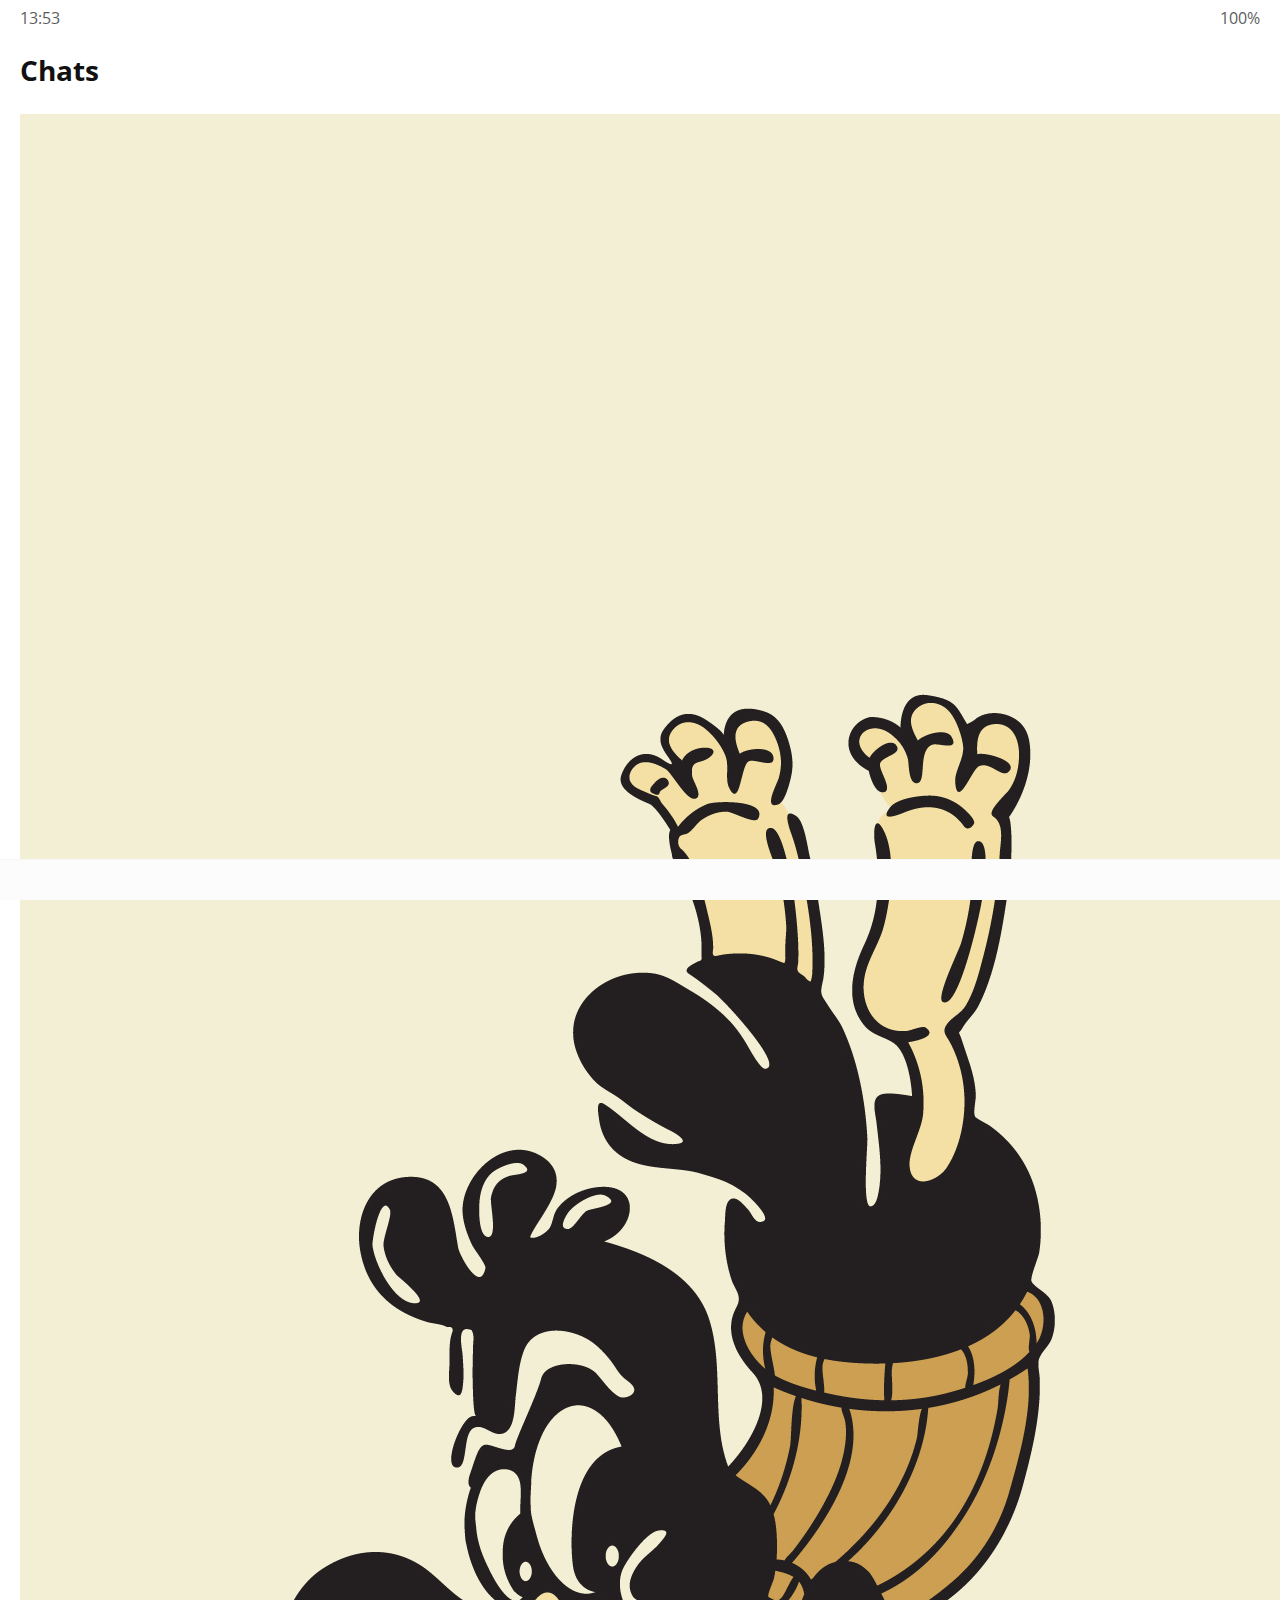
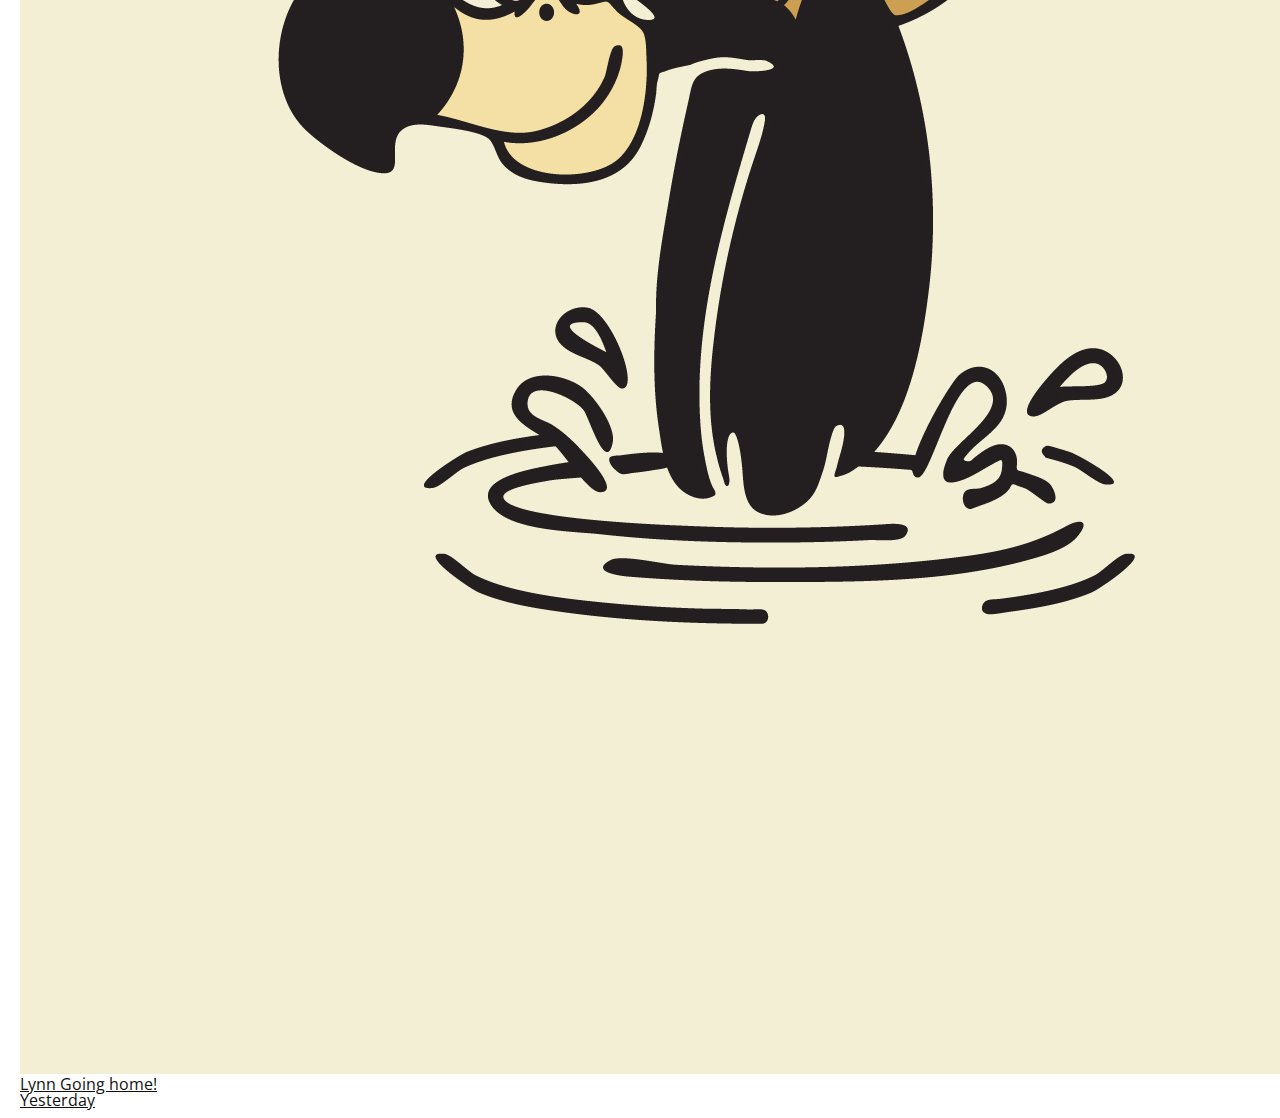
<file: index.html>
<!DOCTYPE html>
<html lang="en">
  <head>
    <meta charset="UTF-8" />
    <meta name="viewport" content="width=device-width, initial-scale=1.0" />
    <link
      rel="stylesheet"
      href="https://use.fontawesome.com/releases/v5.13.0/css/all.css"
      integrity="sha384-Bfad6CLCknfcloXFOyFnlgtENryhrpZCe29RTifKEixXQZ38WheV+i/6YWSzkz3V"
      crossorigin="anonymous"
    />
    <link rel="stylesheet" href="css/styles.css" />
    <title>Chats | Kaokao Clone</title>
  </head>
  <body>
    <div class="status-bar">
      <div class="status-bar__column">
        <span class="status-bar__clock">13:53</span>
      </div>
      <!-- child named after the father's class to be organized -->
      <div class="status-bar__column">
        <i class="fas fa-clock"></i>
        <i class="fas fa-volume-mute"></i>
        <i class="fas fa-wifi"></i>
        <span class="status-bar__battery_level">100%</span>
        <i class="fas fa-battery-full"></i>
      </div>
    </div>
    <header class="header">
      <div class="header__header-column">
        <h1 class="header__title">Chats</h1>
      </div>
      <div class="header__header-column">
        <span class="header__icon">
          <i class="fas fa-search"></i>
        </span>
        <span class="header__icon">
          <i class="far fa-comment"></i>
        </span>
        <span class="header__icon">
          <i class="fas fa-cog"></i>
        </span>
      </div>
    </header>
    <main class="chats">
      <ul class="chats__list">
        <li class="chats_chat chat">
          <a href="chat.html">
            <!-- this div is for picture and preview -->
            <div class="chat-column">
              <img class="chat-avatar g-avatar" src="images/avatar.jpg" />
              <!-- 선생님이 이미지 폴더 및 파일명은 반드시 소문자로 하라고 함.. so we don't get confused and have to check all the time-->
              <!-- global class를 만들어서 모든 페이지에 동일하게 적용되는 스타일을 한 번만 설정해도 되게 구조 짜기!!! -->
              <div class="chat-content">
                <span class="chat-username">Lynn</span>
                <span class="chat-preview">Going home!</span>
              </div>
            </div>
            <!-- this div is for timestamp -->
            <div class="chat-column">
              <span class="chat-timestamp">Yesterday</span>
            </div>
          </a>
        </li>
      </ul>
    </main>
    <nav class="nav">
      <ul class="nav__list">
        <li class="nav__list-item">
          <a href="friends.html" class="nav__list-link">
            <i class="far fa-user"></i>
          </a>
        </li>
        <li class="nav__list-item">
          <a href="index.html" class="nav__list-link">
            <i class="fas fa-comment"></i
          ></a>
        </li>
        <li class="nav__list-item">
          <a href="find.html" class="nav__list-link">
            <i class="fas fa-search"></i
          ></a>
        </li>
        <li class="nav__list-item">
          <a href="more.html" class="nav__list-link">
            <i class="fas fa-ellipsis-h"></i
          ></a>
        </li>
      </ul>
    </nav>
  </body>
</html>
</file>
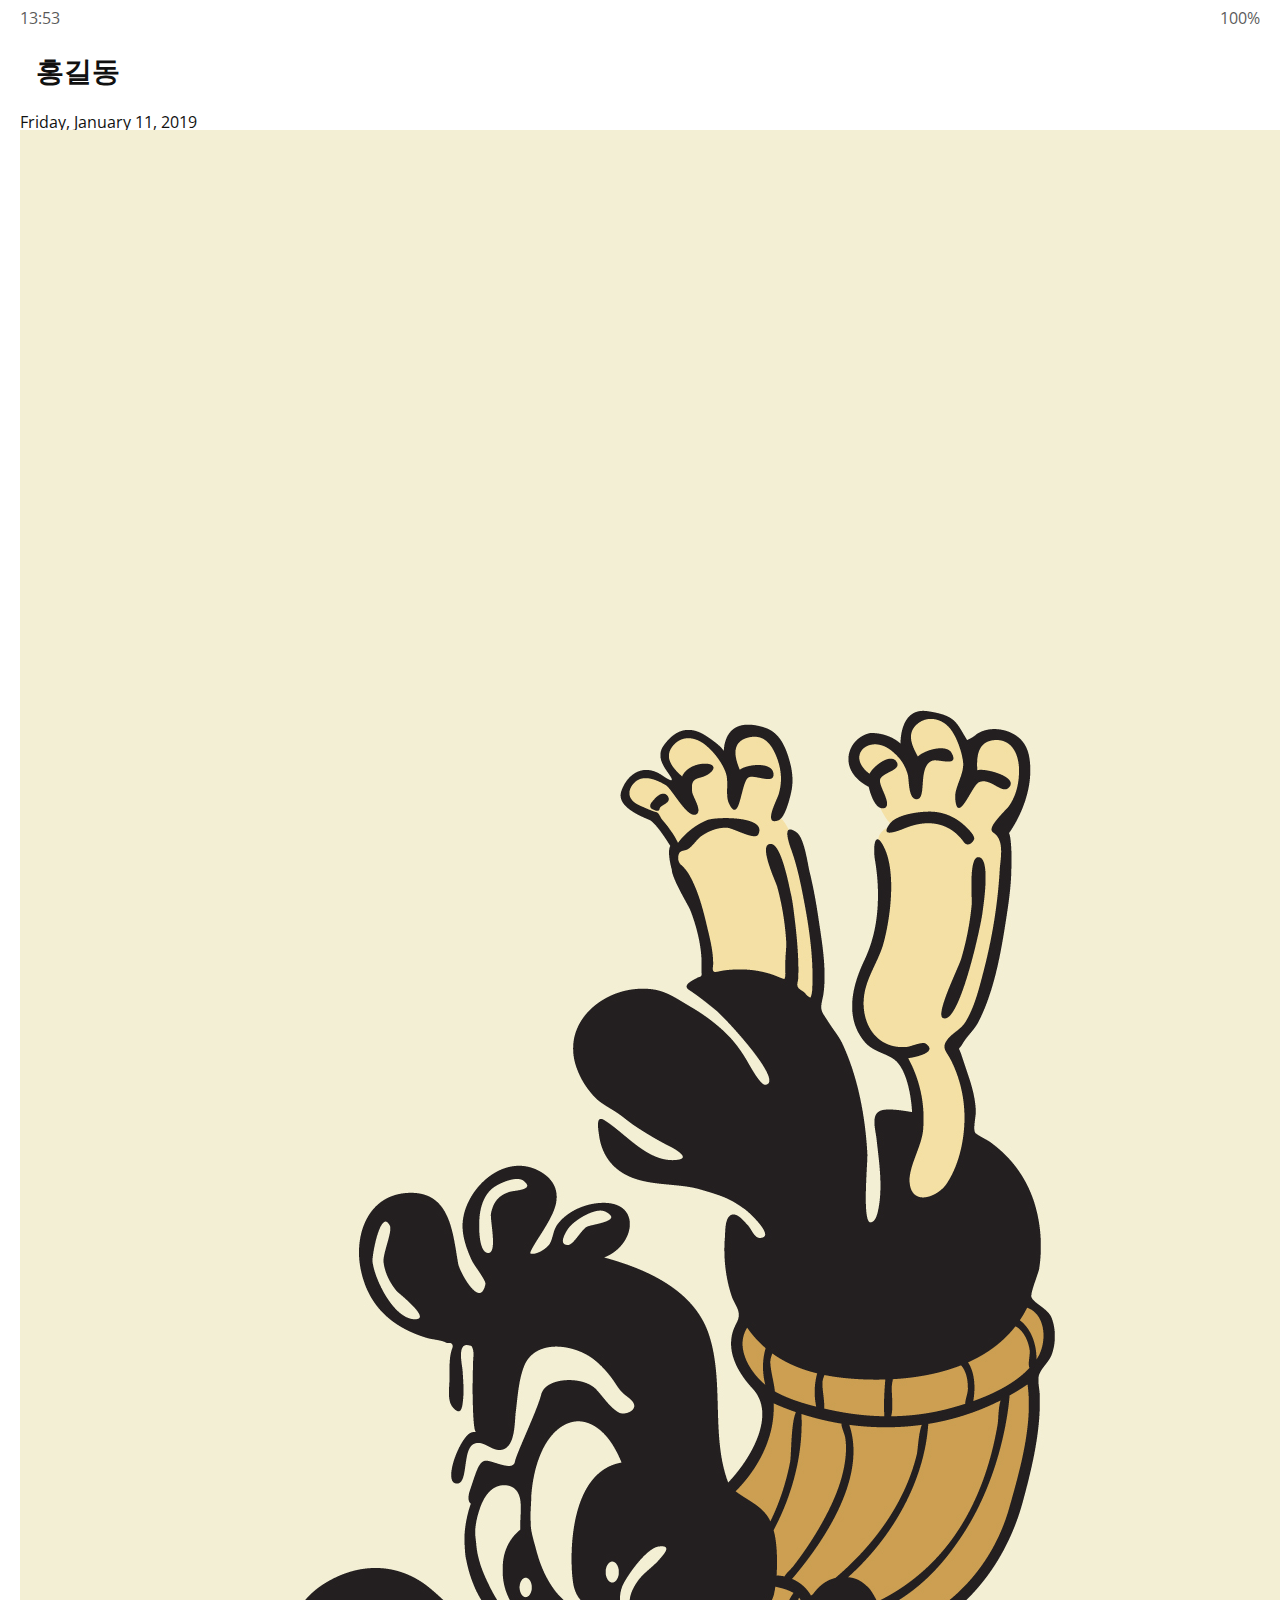
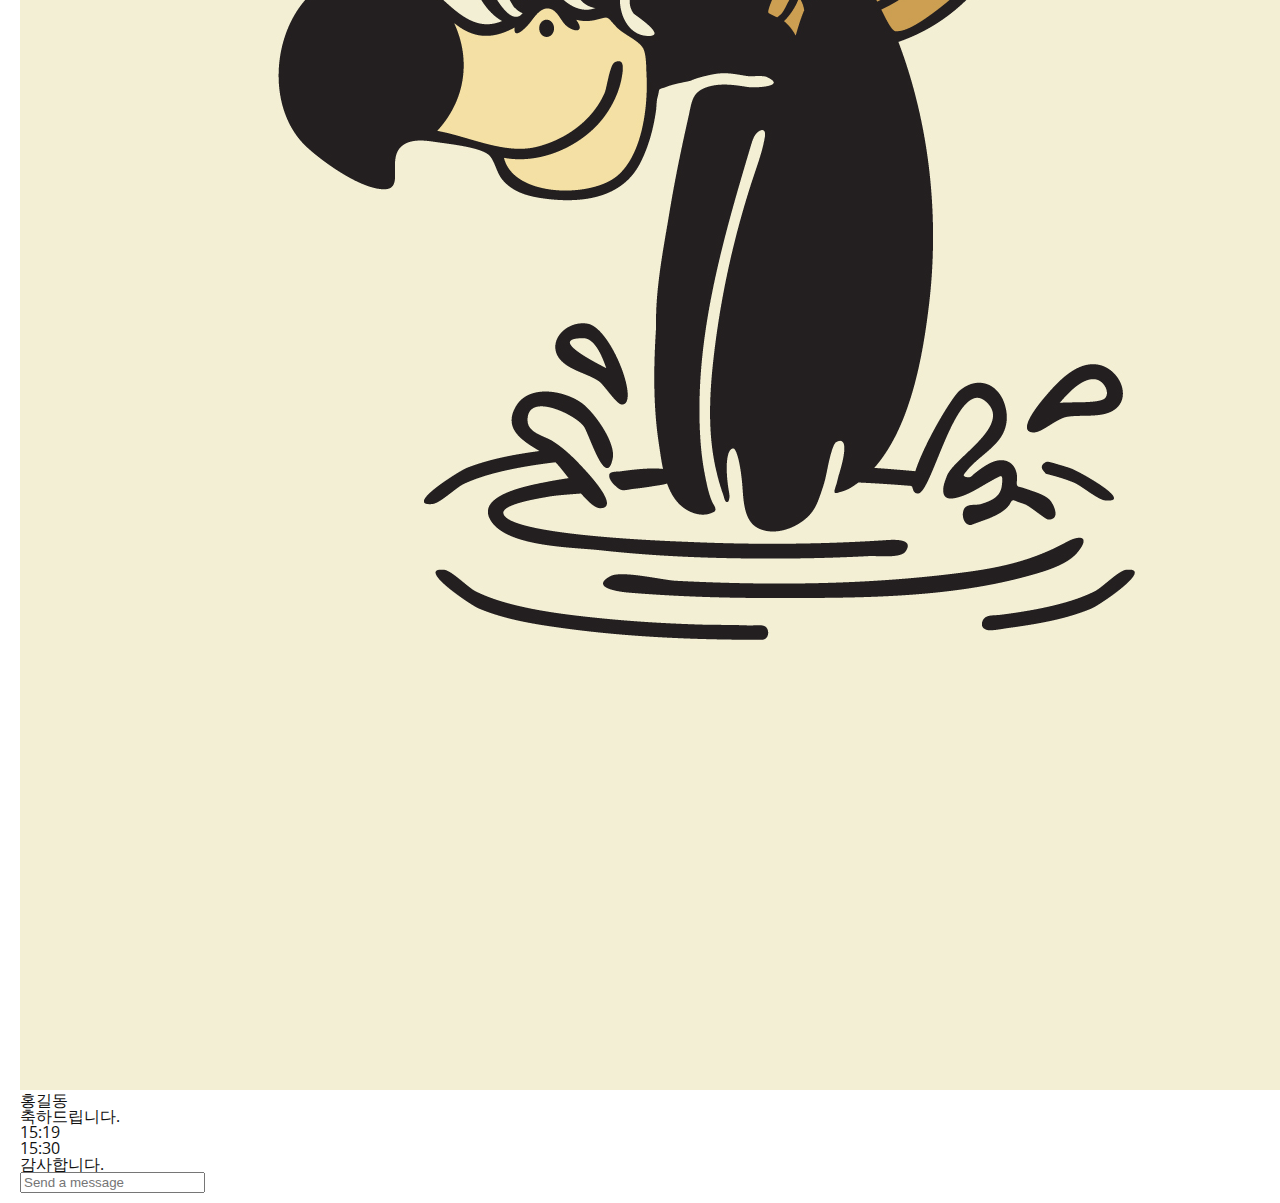
<file: chat.html>
<!DOCTYPE html>
<html lang="en">
  <head>
    <meta charset="UTF-8" />
    <meta name="viewport" content="width=device-width, initial-scale=1.0" />
    <link
      rel="stylesheet"
      href="https://use.fontawesome.com/releases/v5.13.0/css/all.css"
      integrity="sha384-Bfad6CLCknfcloXFOyFnlgtENryhrpZCe29RTifKEixXQZ38WheV+i/6YWSzkz3V"
      crossorigin="anonymous"
    />
    <link rel="stylesheet" href="css/styles.css" />
    <title>Chat | Kaokao Clone</title>
  </head>
  <body>
    <div class="status-bar">
      <div class="status-bar__column">
        <span class="status-bar__clock">13:53</span>
      </div>
      <!-- child named after the father's class to be organized -->
      <div class="status-bar__column">
        <i class="fas fa-clock"></i>
        <i class="fas fa-volume-mute"></i>
        <i class="fas fa-wifi"></i>
        <span class="status-bar__battery_level">100%</span>
        <i class="fas fa-battery-full"></i>
      </div>
    </div>
    <header class="header">
      <div class="header__header-column">
        <a href="index.html" class="header__back-btn">
          <i class="fas fa-arrow-left"></i>
        </a>
        <h1 class="header__title">홍길동</h1>
      </div>
      <div class="header__header-column">
        <span class="header__icon">
          <i class="fas fa-search"></i>
        </span>
        <span class="header__icon">
          <i class="fas fa-bars"></i>
        </span>
      </div>
    </header>
    <main class="chat">
      <span class="chat__timestamp">Friday, January 11, 2019</span>
      <ul class="chat__messages">
        <li class="incoming-message message">
          <img src="images/avatar.jpg" class="g-avatar message__avatar" />
          <div class="message__content">
            <span class="message__author">홍길동</span>
            <div class="message_bubble">축하드립니다.</div>
          </div>
          <span class="message__timestamp">15:19</span>
        </li>
        <li class="incoming-message message">
          <span class="message__timestamp">15:30</span>
          <div class="message__content">
            <div class="message_bubble">감사합니다.</div>
          </div>
        </li>
      </ul>
    </main>
    <div class="chat__write">
      <div class="chat__write-column">
        <i class="far fa-plus-square"></i>
      </div>
      <div class="chat__write-column">
        <input
          class="chat__write-input"
          type="text"
          placeholder="Send a message"
        />
      </div>
      <div class="chat__write-column">
        <span class="chat__write-icon"> <i class="far fa-smile-wink"></i> </span
        ><span class="chat__write-icon">
          <i class="fas fa-microphone"></i>
        </span>
      </div>
    </div>
  </body>
</html>
</file>
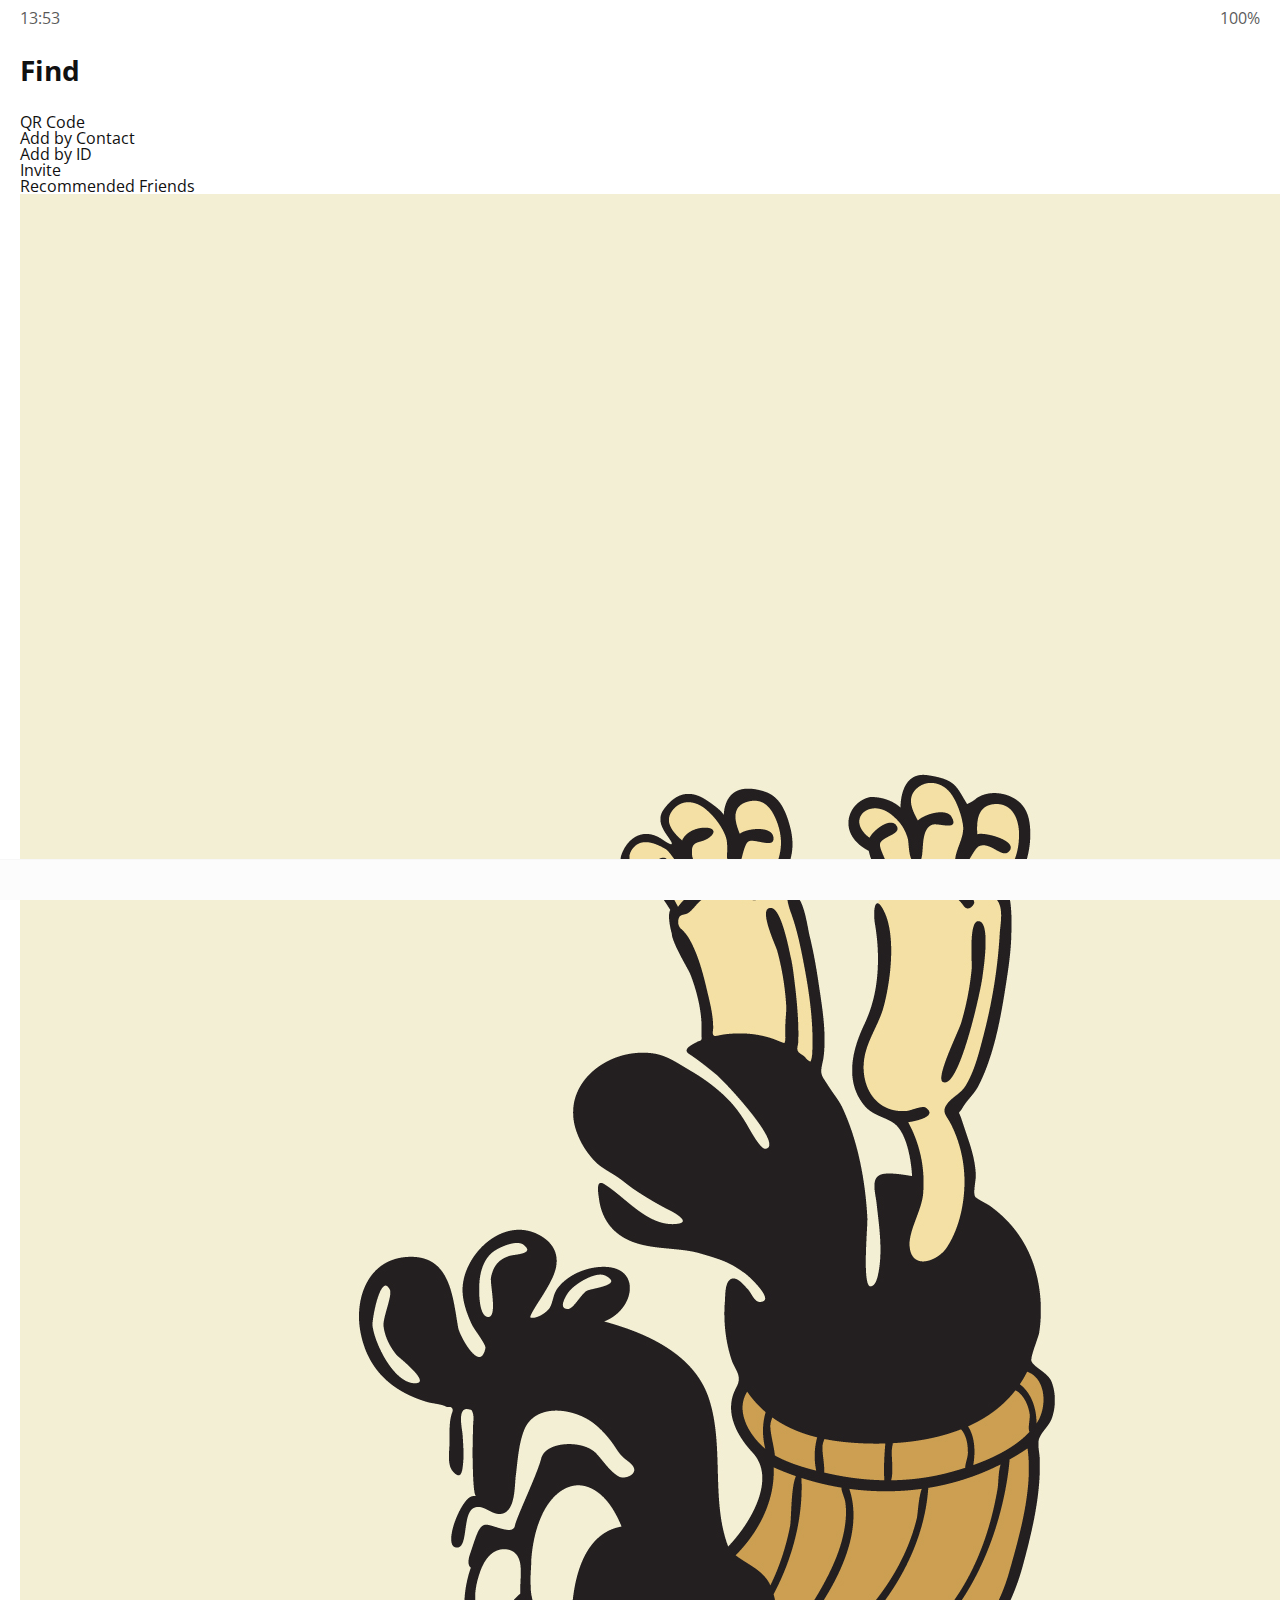
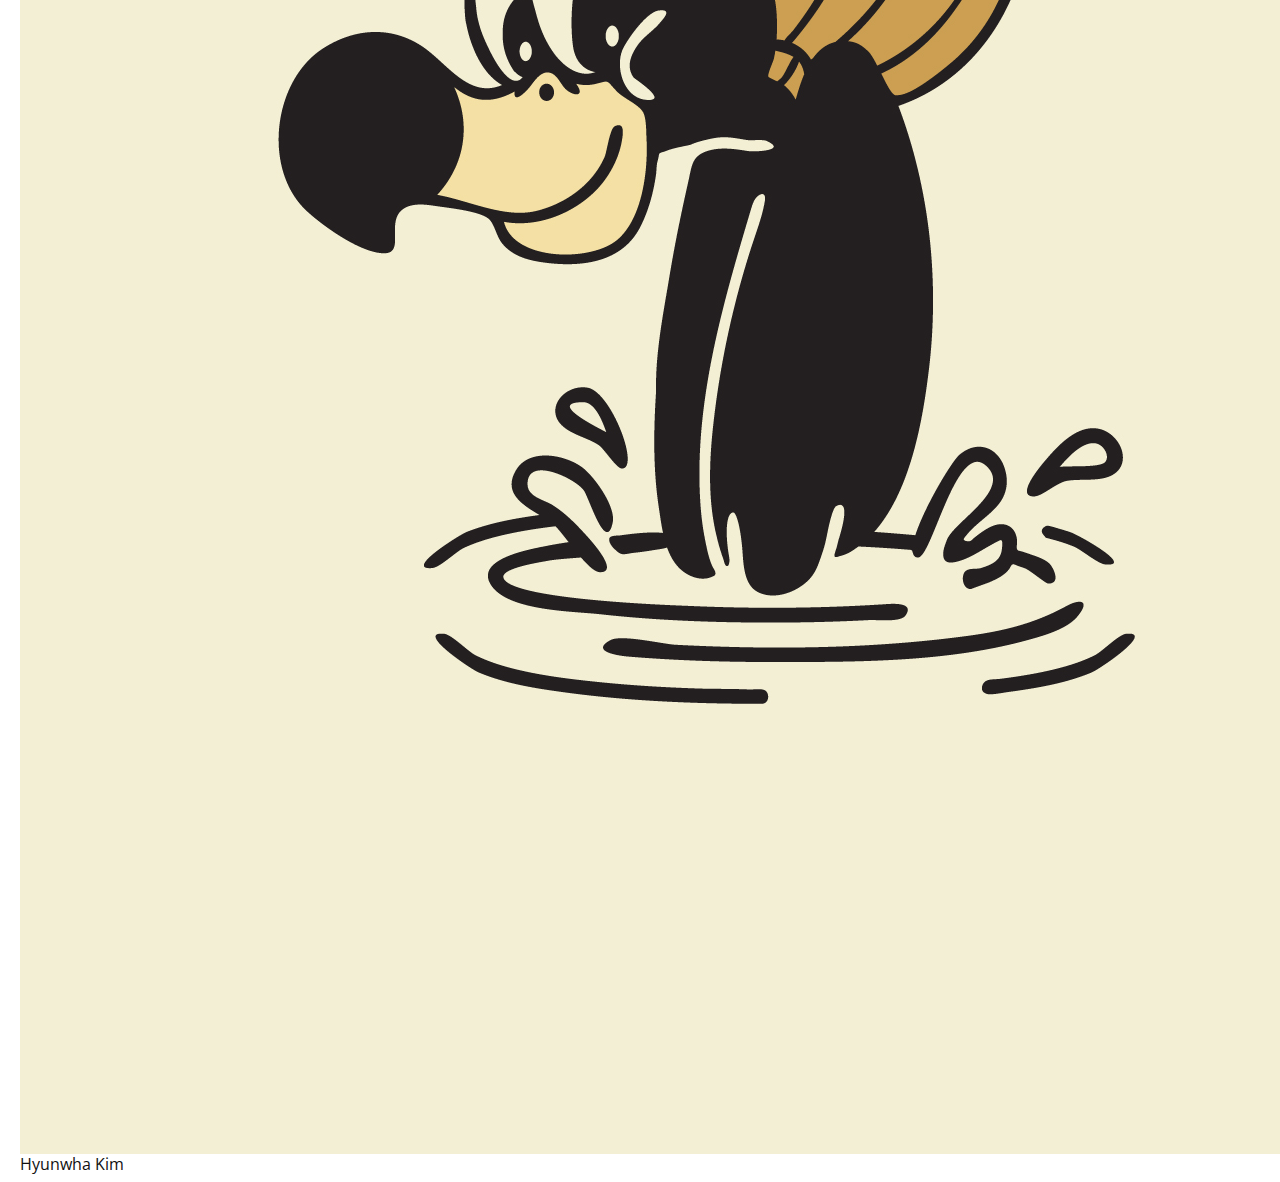
<file: find.html>
<!DOCTYPE html>
<html lang="en">
  <head>
    <meta charset="UTF-8" />
    <meta name="viewport" content="width=device-width, initial-scale=1.0" />
    <link
      rel="stylesheet"
      href="https://use.fontawesome.com/releases/v5.13.0/css/all.css"
      integrity="sha384-Bfad6CLCknfcloXFOyFnlgtENryhrpZCe29RTifKEixXQZ38WheV+i/6YWSzkz3V"
      crossorigin="anonymous"
    />
    <link rel="stylesheet" href="css/styles.css" />
    <title>Find | Kaokao Clone</title>
  </head>
  <body>
    <div class="status-bar">
      <div class="status-bar__column">
        <span class="status-bar__clock">13:53</span>
      </div>
      <!-- child named after the father's class to be organized -->
      <div class="status-bar__column">
        <i class="fas fa-clock"></i>
        <i class="fas fa-volume-mute"></i>
        <i class="fas fa-wifi"></i>
        <span class="status-bar__battery_level">100%</span>
        <i class="fas fa-battery-full"></i>
      </div>
    </div>
    <header class="header">
      <div class="header__header-column">
        <h1 class="header__title">Find</h1>
      </div>
      <div class="header__header-column">
        <span class="header__icon">
          <i class="fas fa-search"></i>
        </span>
        <span class="header__icon">
          <i class="fas fa-cog"></i>
        </span>
      </div>
    </header>
    <main class="find">
      <header class="find__header">
        <ul class="find__header-list">
          <li class="find__header-btn header-btn">
            <span class="header-btn__icon">
              <i class="fas fa-qrcode fa-2x"></i>
            </span>
            <span class="header-btn__title">QR Code</span>
          </li>
          <li class="find__header-btn header-btn">
            <span class="header-btn__icon">
              <i class="fas fa-address-book fa-2x"></i>
            </span>
            <span class="header-btn__title">Add by Contact</span>
          </li>
          <li class="find__header-btn header-btn">
            <span class="header-btn__icon">
              <i class="fas fa-passport fa-2x"></i>
            </span>
            <span class="header-btn__title">Add by ID</span>
          </li>
          <li class="find__header-btn header-btn">
            <span class="header-btn__icon">
              <i class="fas fa-envelope fa-2x"></i>
            </span>
            <span class="header-btn__title">Invite</span>
          </li>
        </ul>
      </header>
      <ul class="find__recommended">
        <h5 class="find__title">Recommended Friends</h5>
        <li class="find__friend friend">
          <div class="friend__column">
            <img class="friend__avatar g-avatar" src=images/avatar.jpg>
            <div class="friend__content">
              <span class="friend__name">Hyunwha Kim</span>
            </div>
          </div>
          <div class="friend__column">
            <div class="friend__add-btn">
              <i class="fas fa-user-plus"></i>
            </div>
          </div>
        </li>
      </ul>
    </main>
    <nav class="nav">
      <ul class="nav__list">
        <li class="nav__list-item">
          <a href="friends.html" class="nav__list-link">
            <i class="far fa-user"></i>
          </a>
        </li>
        <li class="nav__list-item">
          <a href="index.html" class="nav__list-link">
            <i class="far fa-comment"></i
          ></a>
        </li>
        <li class="nav__list-item">
          <a href="find.html" class="nav__list-link">
            <i class="fas fa-search"></i
          ></a>
        </li>
        <li class="nav__list-item">
          <a href="more.html" class="nav__list-link">
            <i class="fas fa-ellipsis-h"></i
          ></a>
        </li>
      </ul>
    </nav>
  </body>
</html>
</file>
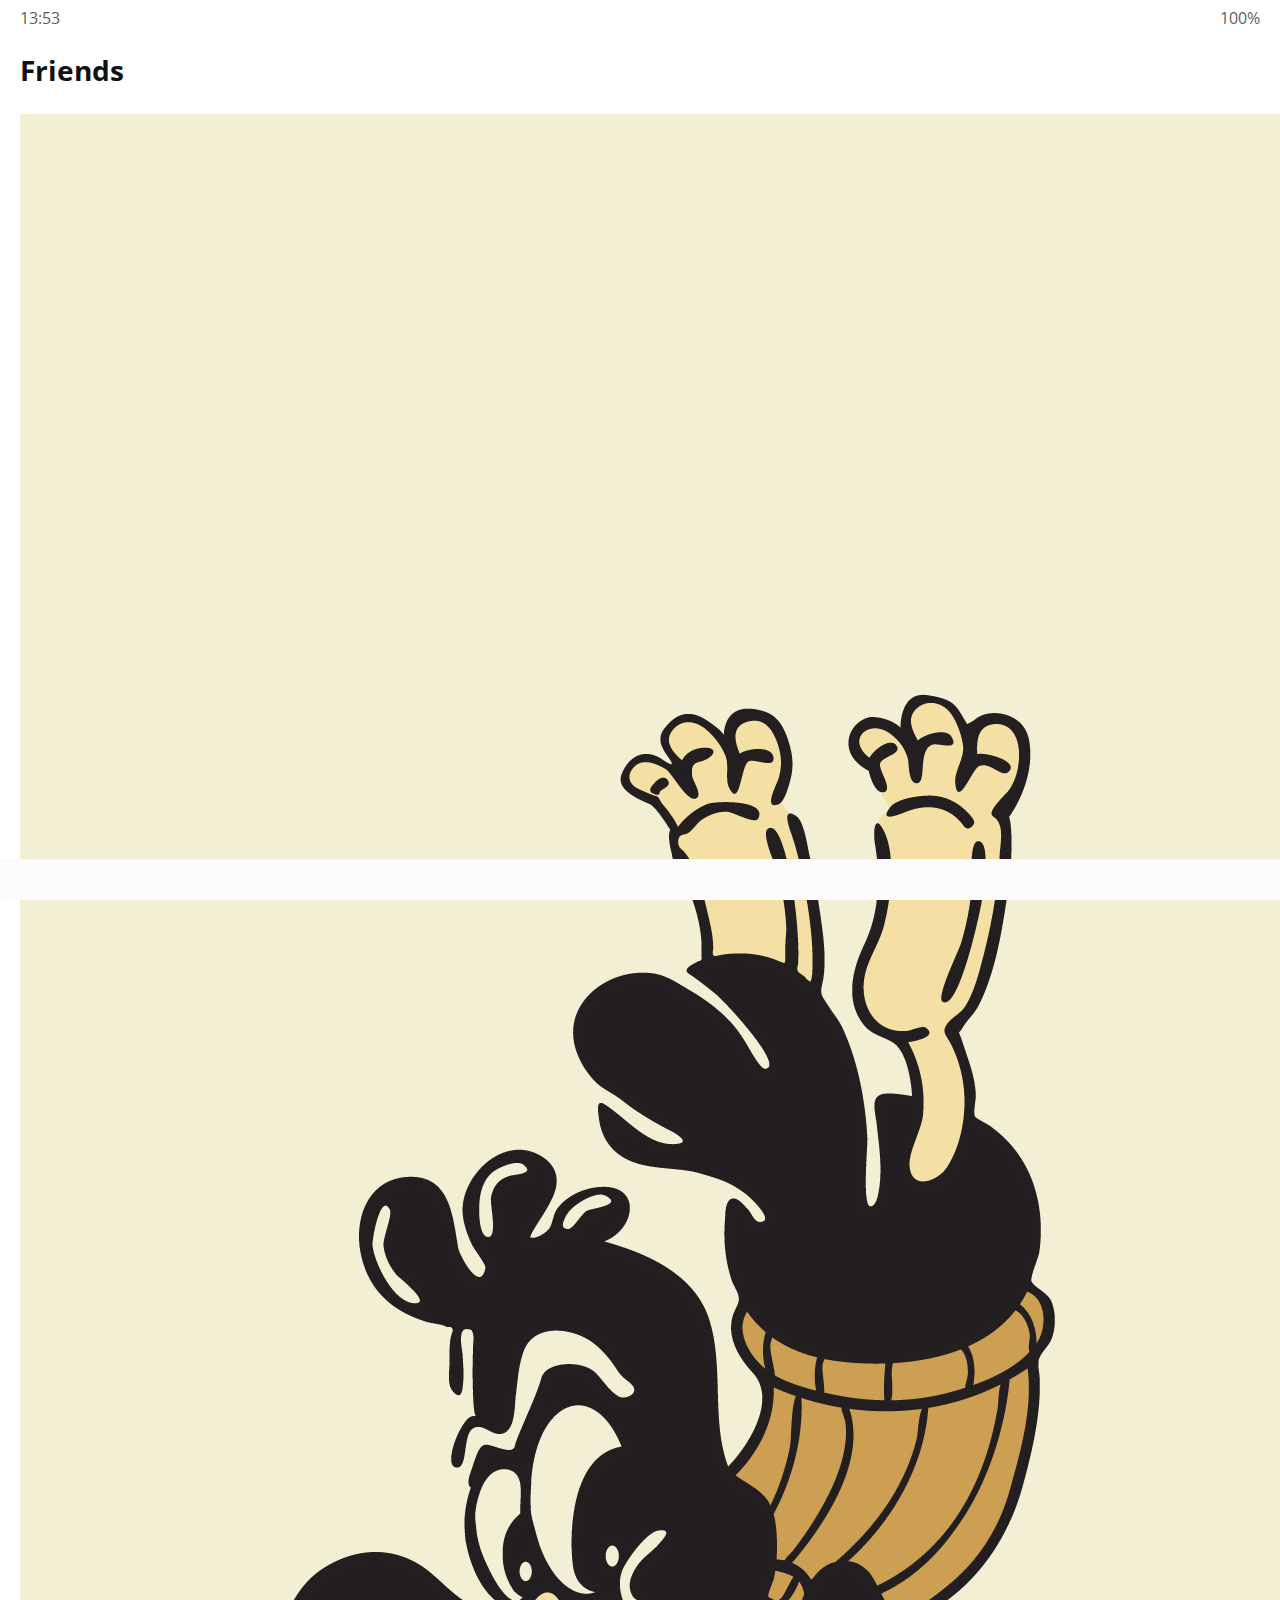
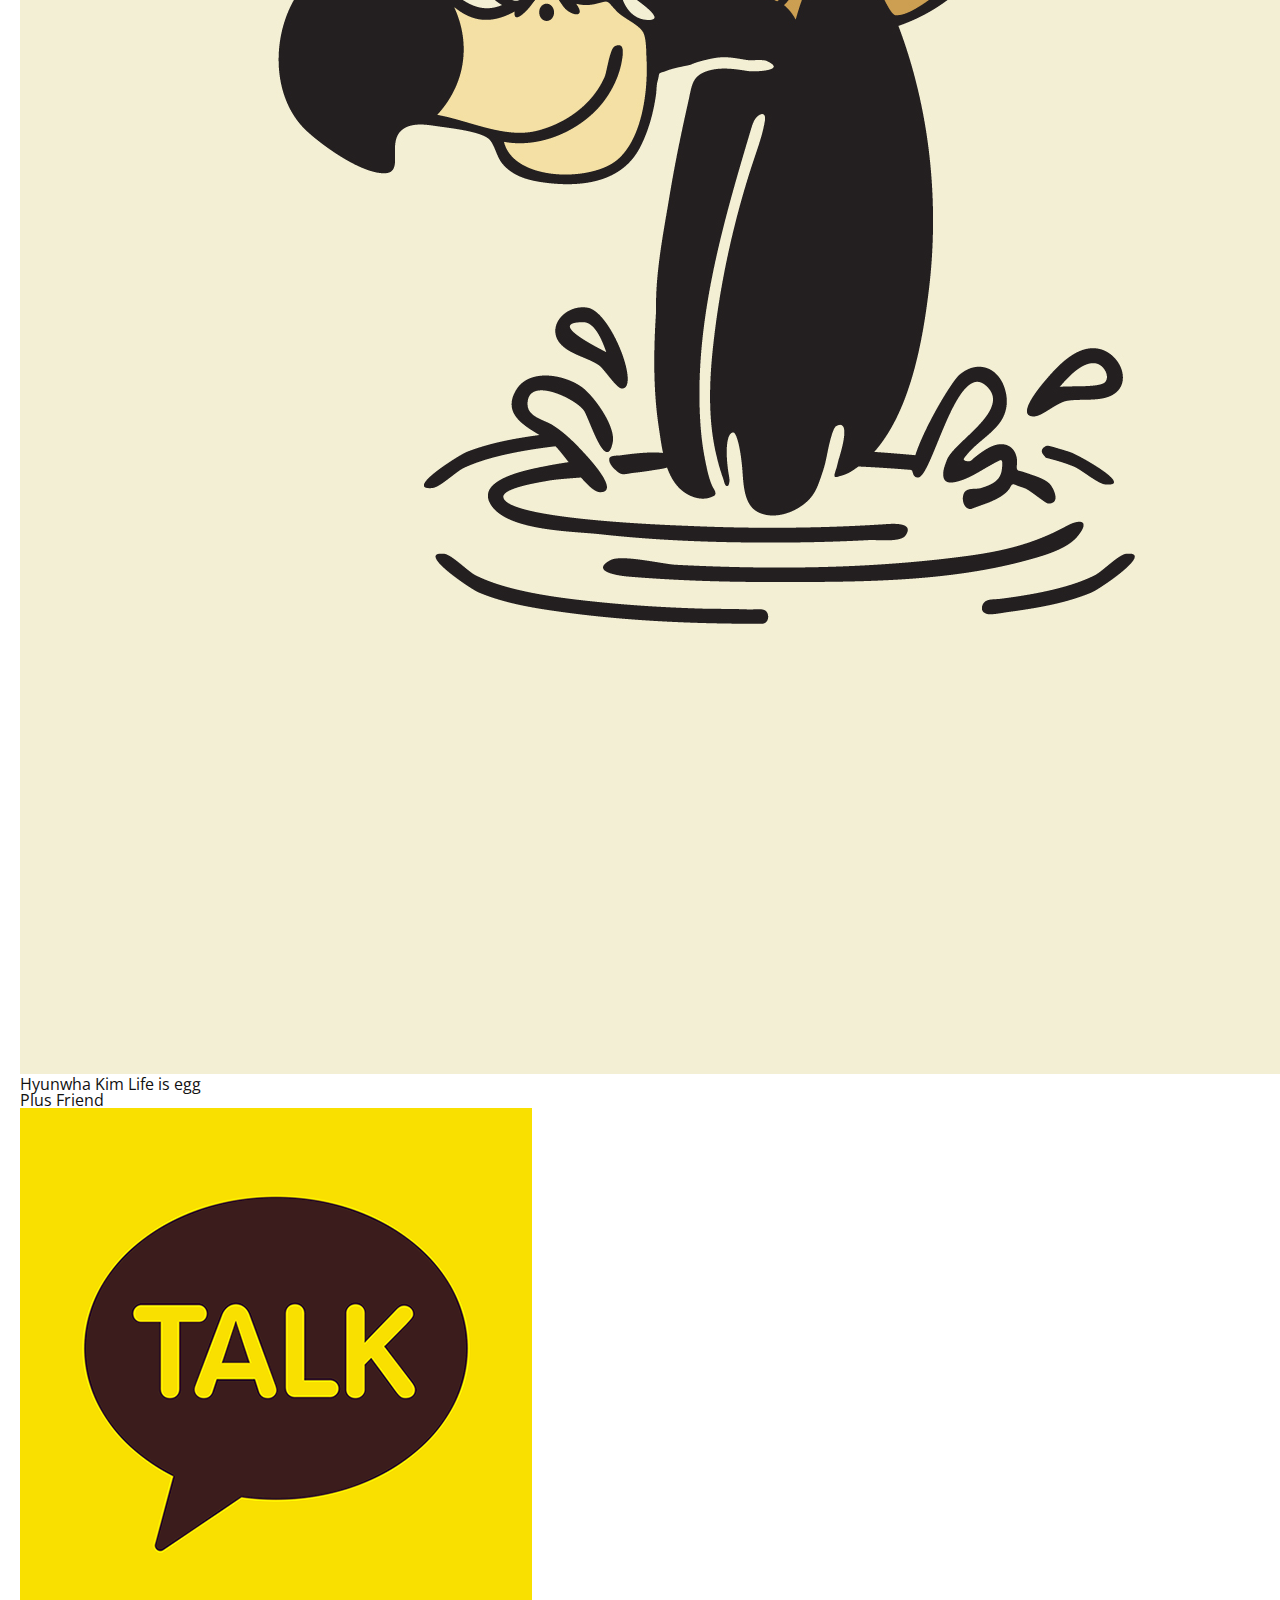
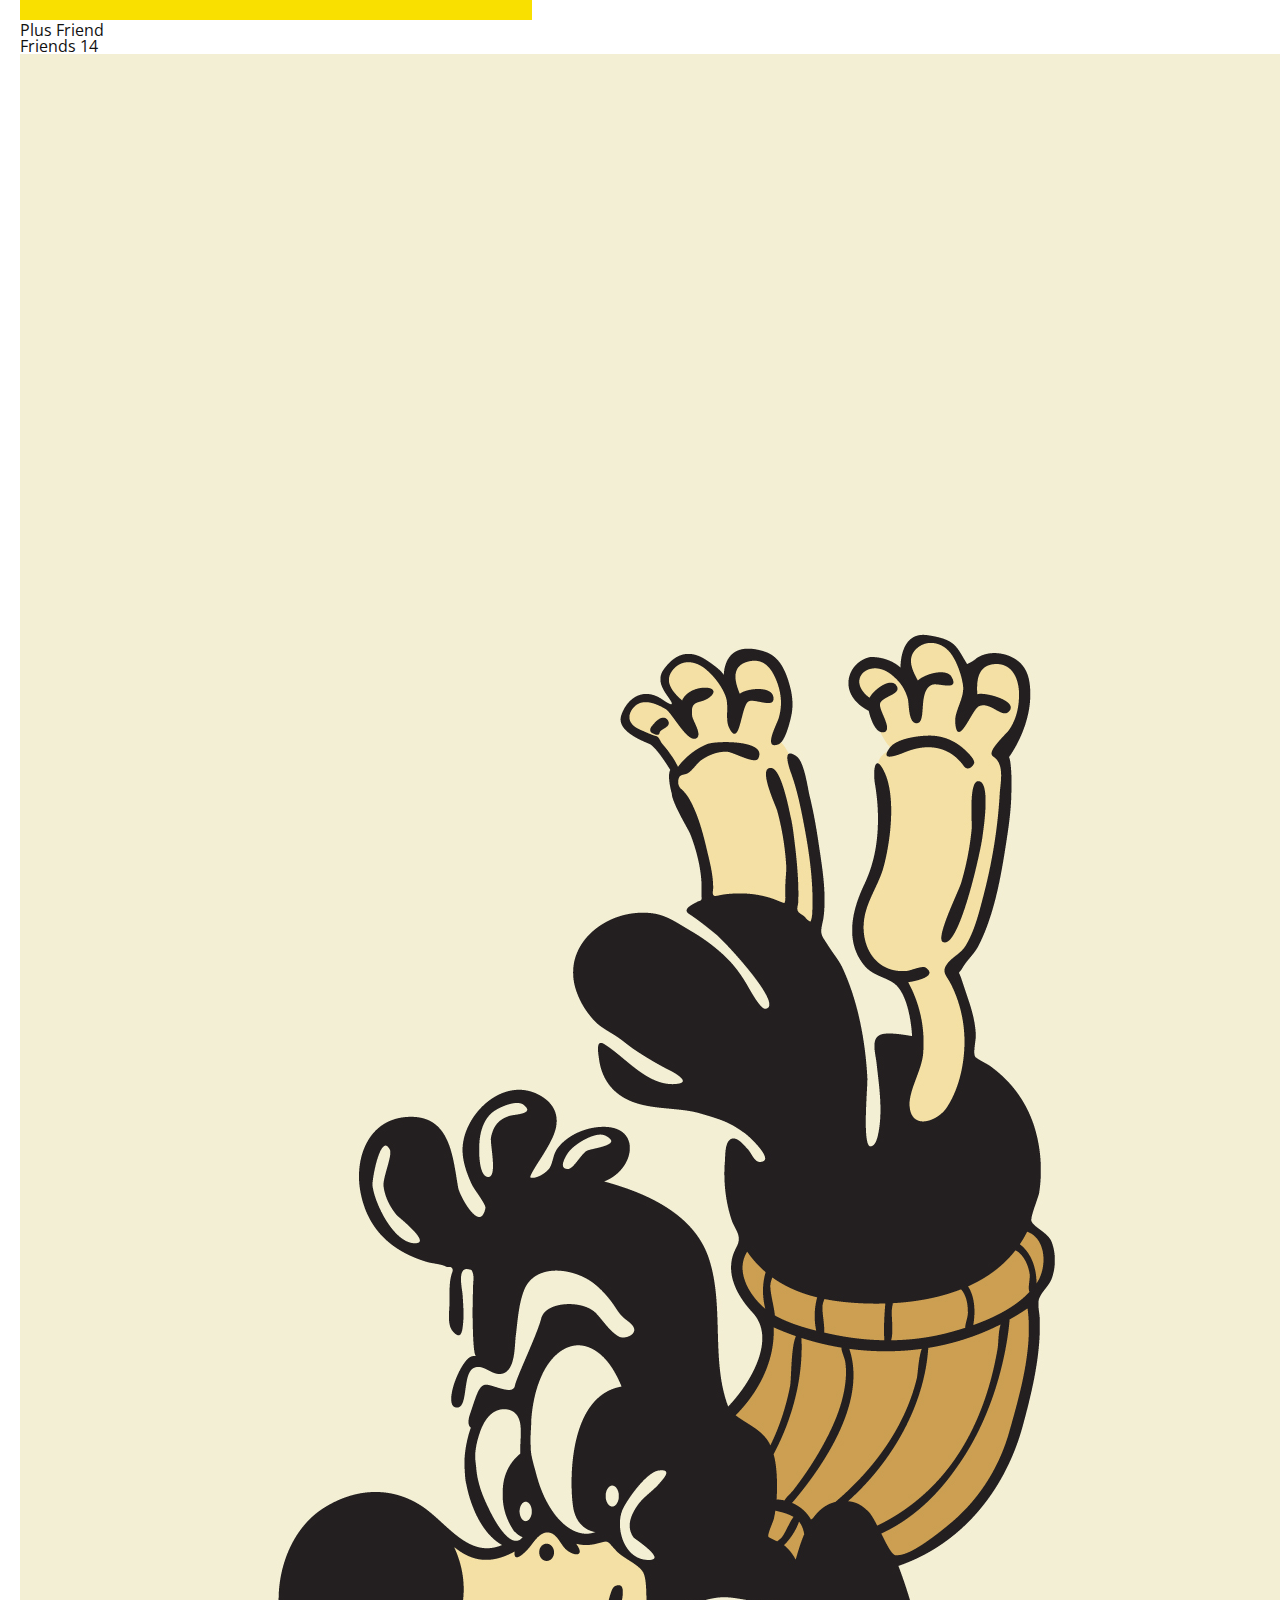
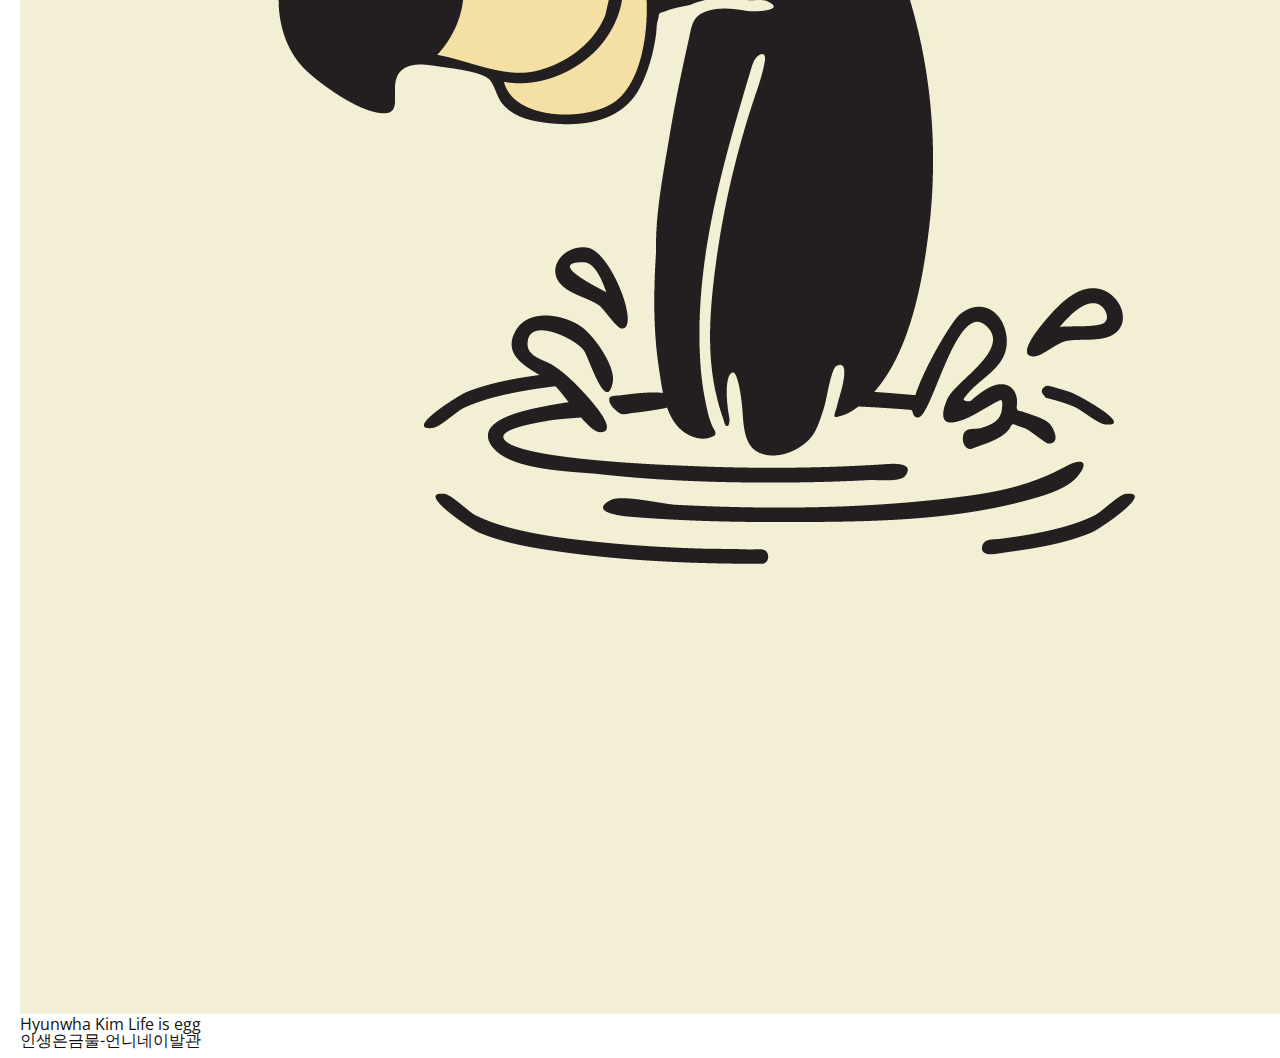
<file: friends.html>
<!DOCTYPE html>
<html lang="en">
  <head>
    <meta charset="UTF-8" />
    <meta name="viewport" content="width=device-width, initial-scale=1.0" />
    <link
      rel="stylesheet"
      href="https://use.fontawesome.com/releases/v5.13.0/css/all.css"
      integrity="sha384-Bfad6CLCknfcloXFOyFnlgtENryhrpZCe29RTifKEixXQZ38WheV+i/6YWSzkz3V"
      crossorigin="anonymous"
    />
    <link rel="stylesheet" href="css/styles.css" />
    <title>Friends | Kaokao Clone</title>
  </head>
  <body>
    <div class="status-bar">
      <div class="status-bar__column">
        <span class="status-bar__clock">13:53</span>
      </div>
      <!-- child named after the father's class to be organized -->
      <div class="status-bar__column">
        <i class="fas fa-clock"></i>
        <i class="fas fa-volume-mute"></i>
        <i class="fas fa-wifi"></i>
        <span class="status-bar__battery_level">100%</span>
        <i class="fas fa-battery-full"></i>
      </div>
    </div>
    <header class="header">
      <div class="header__header-column">
        <h1 class="header__title">Friends</h1>
      </div>
      <div class="header__header-column">
        <span class="header__icon">
          <i class="fas fa-search"></i>
        </span>

        <span class="header__icon">
          <i class="fas fa-cog"></i>
        </span>
      </div>
    </header>
    <header class="friends__header">
      <div class="friends__friend friend friend--lg">
        <div class="friend__column">
          <img class="friend__avatar g-avatar" src=images/avatar.jpg>
          <div class="friend__content">
            <span class="friend__name">Hyunwha Kim</span>
            <span class="friend__status">Life is egg</span>
          </div>
        </div>
      </div>
    </header>
    <main class="friends">
      <div class="friends__plus">
        <h5 class="friends__plus--title">Plus Friend</h5>
        <div class="friends__friend friend">
          <div class="friend__column">
            <img class="friend__avatar g-avatar" src=images/kakao.png>
            <div class="friend__content">
              <span class="friend__name">Plus Friend</span>
            </div>
          </div>
        </div>
      </div>
      <h5 class="friends__title">Friends 14</h5>
      <!-- ul 직계에는 li 밖에 못 오기 때문에 h5를 밖으로 뻬냄 -->
      <ul class="friends__list">
        <li class="friends__friend friend">
          <div class="friend__column">
            <img class="friend__avatar g-avatar" src=images/avatar.jpg>
            <div class="friend__content">
              <span class="friend__name">Hyunwha Kim</span>
              <span class="friend__status">Life is egg</span>
            </div>
          </div>
          <div class="friend__column">
            <div class="friend__now-listening">
              <span>인생은금물-언니네이발관</span>
              <i class="fas fa-play"></i>
            </div>
          </div>
        </li>
      </ul>
    </main>

    <nav class="nav">
      <ul class="nav__list">
        <li class="nav__list-item">
          <a href="friends.html" class="nav__list-link">
            <i class="fas fa-user"></i>
          </a>
        </li>
        <li class="nav__list-item">
          <a href="index.html" class="nav__list-link">
            <i class="far fa-comment"></i
          ></a>
        </li>
        <li class="nav__list-item">
          <a href="find.html" class="nav__list-link">
            <i class="fas fa-search"></i
          ></a>
        </li>
        <li class="nav__list-item">
          <a href="more.html" class="nav__list-link">
            <i class="fas fa-ellipsis-h"></i
          ></a>
        </li>
      </ul>
    </nav>
  </body>
</html>
</file>
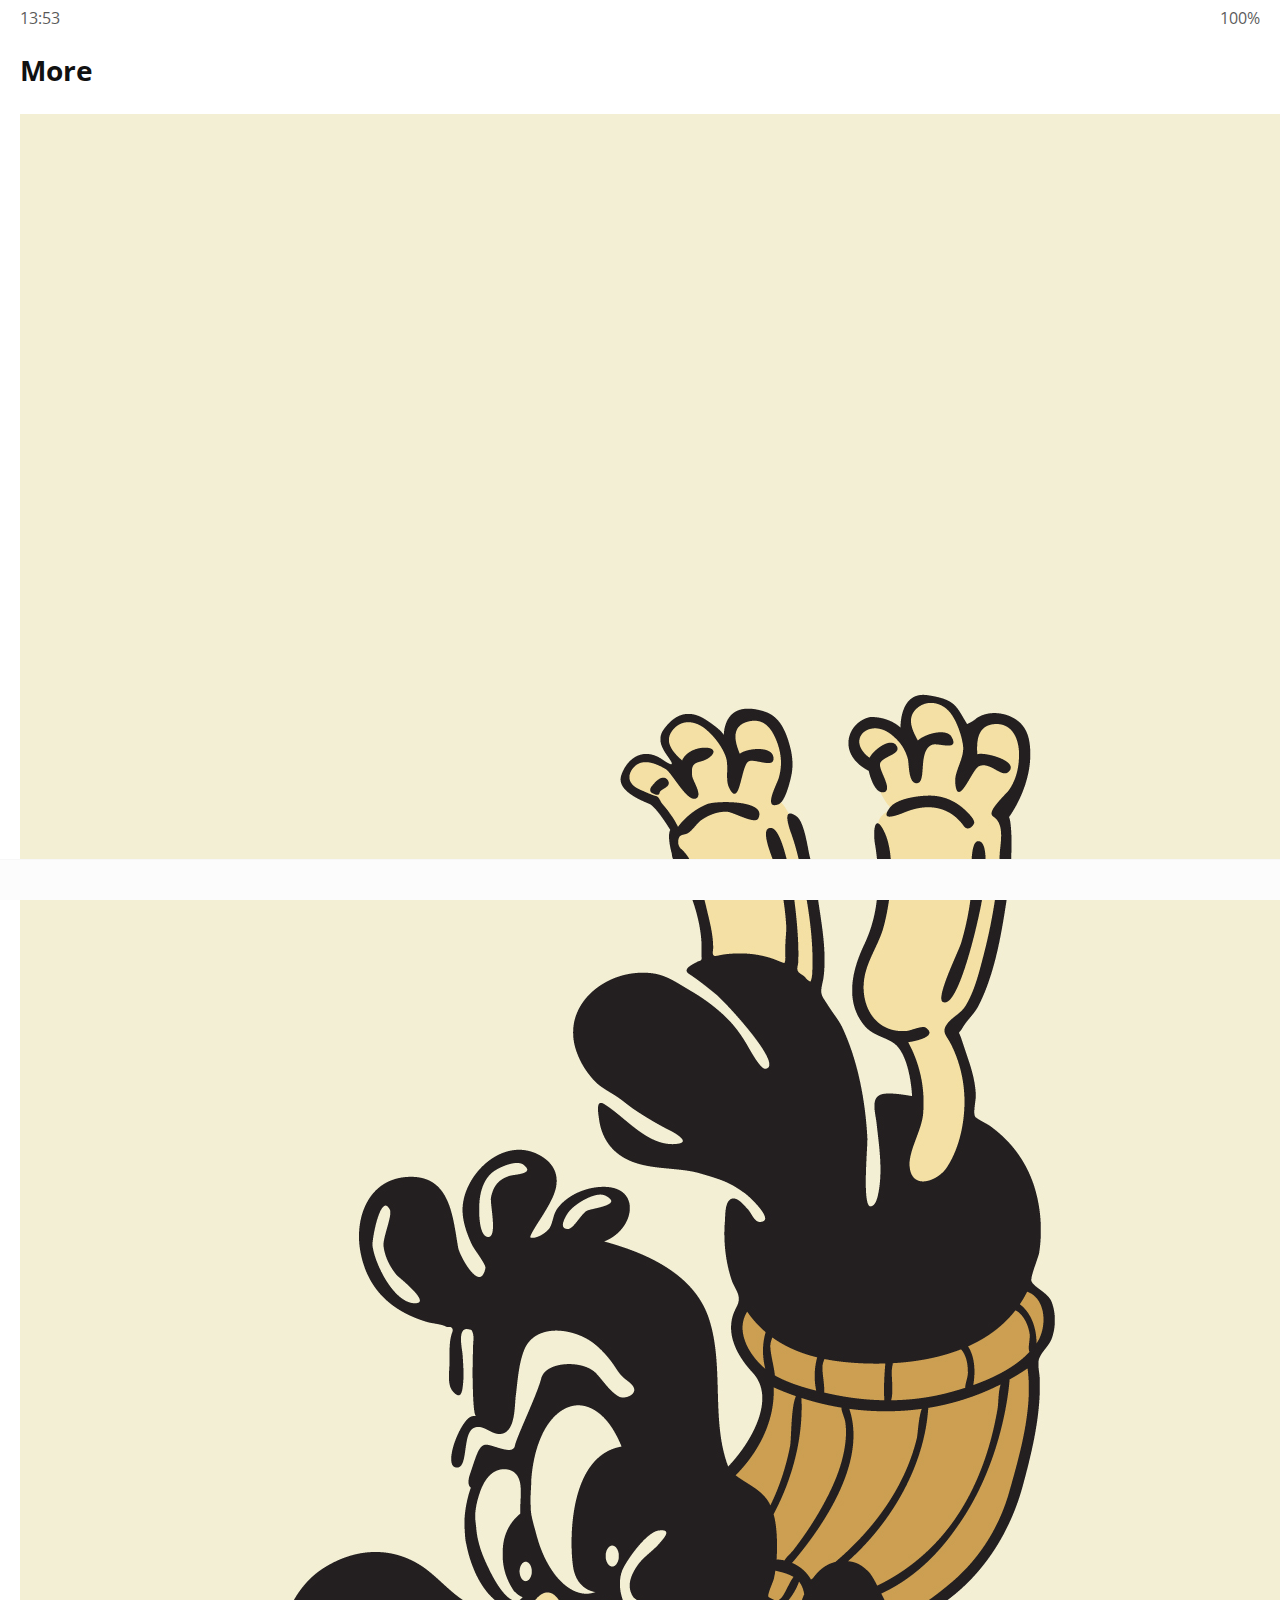
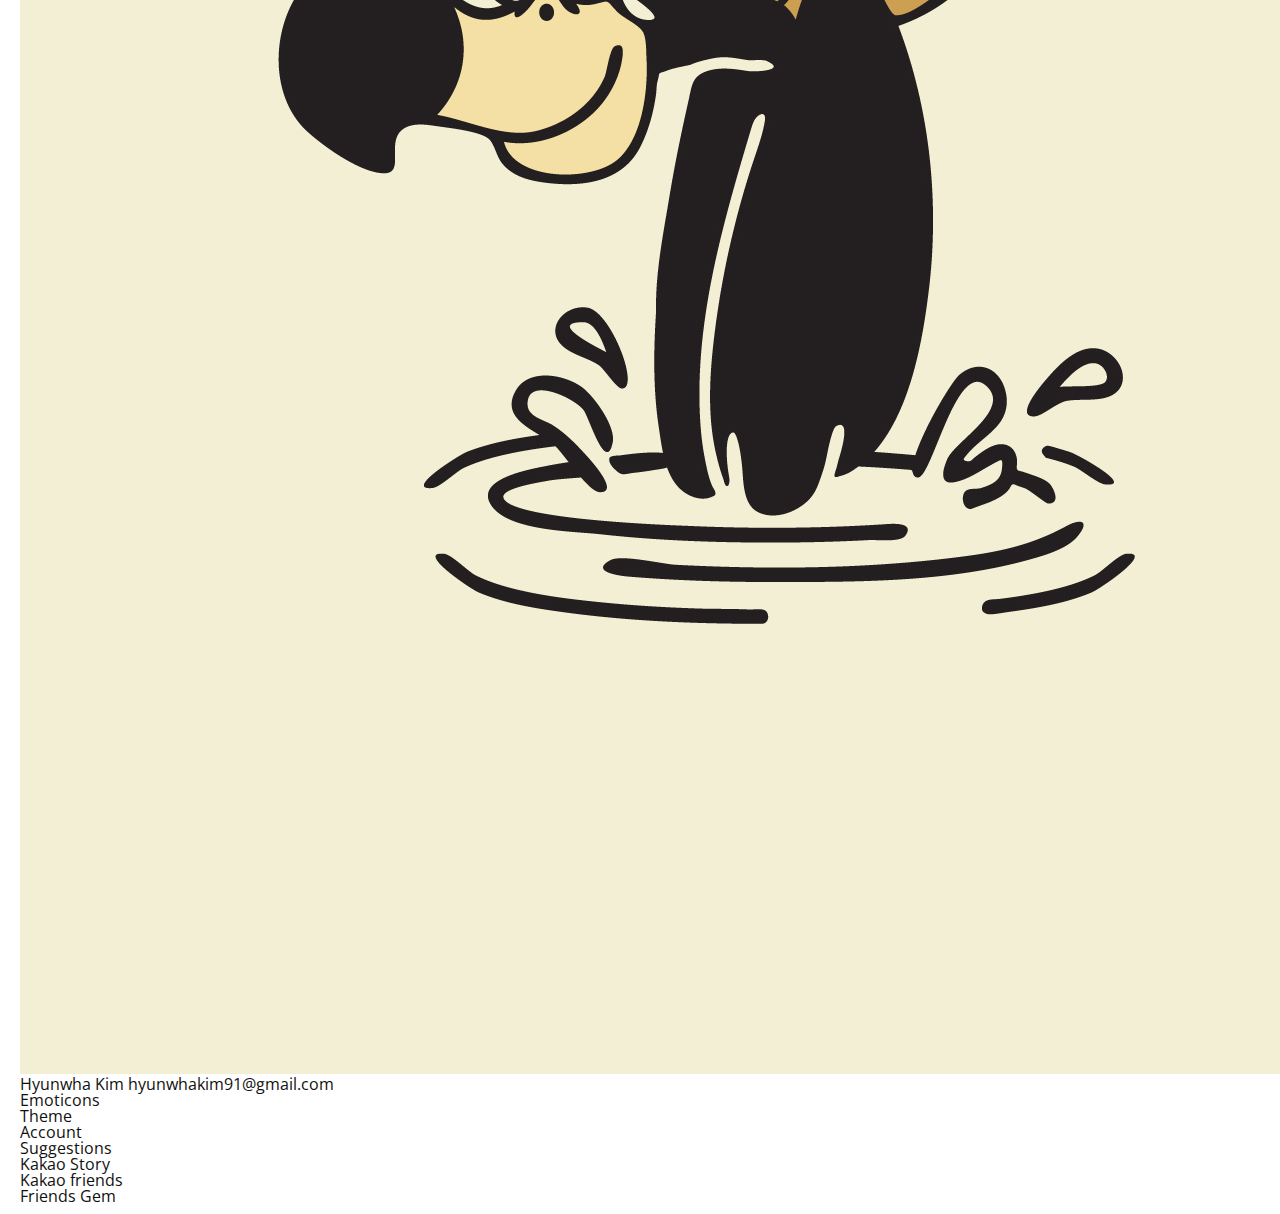
<file: more.html>
<!DOCTYPE html>
<html lang="en">
  <head>
    <meta charset="UTF-8" />
    <meta name="viewport" content="width=device-width, initial-scale=1.0" />
    <link
      rel="stylesheet"
      href="https://use.fontawesome.com/releases/v5.13.0/css/all.css"
      integrity="sha384-Bfad6CLCknfcloXFOyFnlgtENryhrpZCe29RTifKEixXQZ38WheV+i/6YWSzkz3V"
      crossorigin="anonymous"
    />
    <link rel="stylesheet" href="css/styles.css" />
    <title>More | Kaokao Clone</title>
  </head>
  <body>
    <div class="status-bar">
      <div class="status-bar__column">
        <span class="status-bar__clock">13:53</span>
      </div>
      <!-- child named after the father's class to be organized -->
      <div class="status-bar__column">
        <i class="fas fa-clock"></i>
        <i class="fas fa-volume-mute"></i>
        <i class="fas fa-wifi"></i>
        <span class="status-bar__battery_level">100%</span>
        <i class="fas fa-battery-full"></i>
      </div>
    </div>
    <header class="header">
      <div class="header__header-column">
        <h1 class="header__title">More</h1>
      </div>
      <div class="header__header-column">
        <span class="header__icon">
          <i class="fas fa-search"></i>
        </span>
        <span class="header__icon">
          <i class="fas fa-qrcode"></i>
        </span>
        <span class="header__icon">
          <a href="settings.html">
            <i class="fas fa-cog"></i>
          </a>
        </span>
      </div>
    </header>
    <main class="more">
      <haader class="more__header">
        <div class="more__friend friend">
          <div class="friend__column">
            <img class="friend__avatar g-avatar" src=images/avatar.jpg>
            <div class="friend__content">
              <span class="friend__name">Hyunwha Kim</span>
              <span class="friend__status">hyunwhakim91@gmail.com</span>
            </div>
          </div>
          <div class="friend__column">
            <i class="far fa-comment-alt fa-2x"></i>
          </div>
        </div>
        <ul class="more__btn-list">
          <li class="more__btn">
            <span class="more__btn-icon">
              <i class="far fa-smile fa-2x"></i> </span
            ><span class="more__btn-title">Emoticons</span>
          </li>
          <li class="more__btn">
            <span class="more__btn-icon">
              <i class="fas fa-brush fa-2x"></i></span
            ><span class="more__btn-title">Theme</span>
          </li>
          <li class="more__btn">
            <span class="more__btn-icon">
              <i class="fab fa-kickstarter fa-2x"></i></span
            ><span class="more__btn-title">Account</span>
          </li>
        </ul>
      </haader>
      <section class="more__suggestions">
        <h5 class="more__suggestions-title">Suggestions</h5>
        <ul class="more__suggestions-list">
          <li class="more__suggestion suggestion">
            <span class="suggestion__icon">
              <i class="fas fa-quote-right fa-2x"></i></span
            ><span class="suggestion title">Kakao Story</span>
          </li>
          <li class="more__suggestion suggestion">
            <span class="suggestion__icon">
              <i class="fas fa-cat fa-2x"></i></span
            ><span class="suggestion title">Kakao friends</span>
          </li>
          <li class="more__suggestion suggestion">
            <span class="suggestion__icon">
              <i class="fas fa-gamepad fa-2x"></i></span
            ><span class="suggestion title">Friends Gem</span>
          </li>
        </ul>
      </section>
    </main>
    <nav class="nav">
      <ul class="nav__list">
        <li class="nav__list-item">
          <a href="friends.html" class="nav__list-link">
            <i class="far fa-user"></i>
          </a>
        </li>
        <li class="nav__list-item">
          <a href="index.html" class="nav__list-link">
            <i class="far fa-comment"></i
          ></a>
        </li>
        <li class="nav__list-item">
          <a href="find.html" class="nav__list-link">
            <i class="fas fa-search"></i
          ></a>
        </li>
        <li class="nav__list-item">
          <a href="more.html" class="nav__list-link">
            <i class="fas fa-ellipsis-h"></i
          ></a>
        </li>
      </ul>
    </nav>
  </body>
</html>
</file>
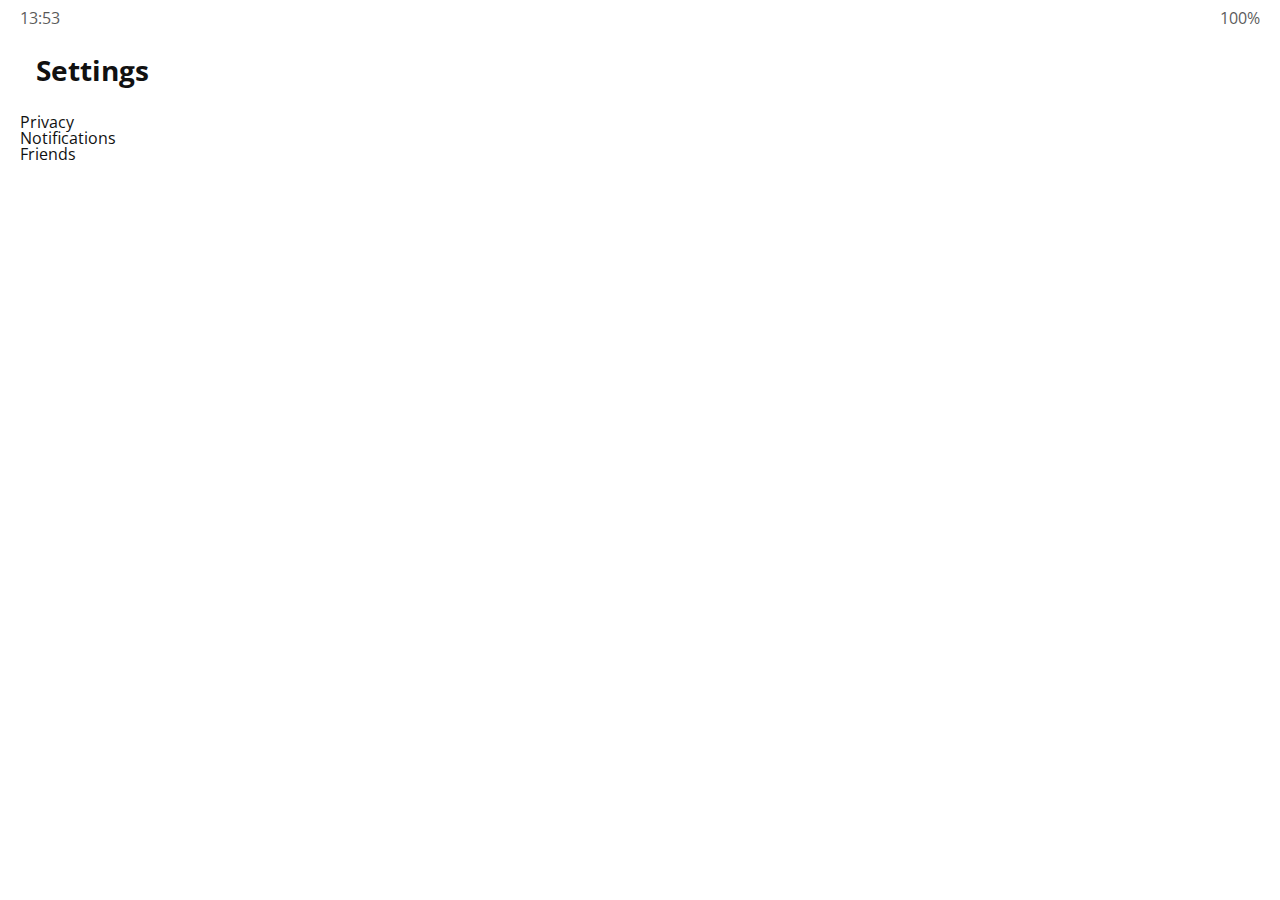
<file: settings.html>
<!DOCTYPE html>
<html lang="en">
  <head>
    <meta charset="UTF-8" />
    <meta name="viewport" content="width=device-width, initial-scale=1.0" />
    <link
      rel="stylesheet"
      href="https://use.fontawesome.com/releases/v5.13.0/css/all.css"
      integrity="sha384-Bfad6CLCknfcloXFOyFnlgtENryhrpZCe29RTifKEixXQZ38WheV+i/6YWSzkz3V"
      crossorigin="anonymous"
    />
    <link rel="stylesheet" href="css/styles.css" />
    <title>Settings | Kaokao Clone</title>
  </head>
  <body>
    <div class="status-bar">
      <div class="status-bar__column">
        <span class="status-bar__clock">13:53</span>
      </div>
      <!-- child named after the father's class to be organized -->
      <div class="status-bar__column">
        <i class="fas fa-clock"></i>
        <i class="fas fa-volume-mute"></i>
        <i class="fas fa-wifi"></i>
        <span class="status-bar__battery_level">100%</span>
        <i class="fas fa-battery-full"></i>
      </div>
    </div>
    <header class="header">
      <div class="header__header-column">
        <a href="more.html" class="header__back-btn">
          <i class="fas fa-arrow-left"></i>
        </a>
        <h1 class="header__title">Settings</h1>
      </div>
      <div class="header__header-column">
        <span class="header__icon">
          <i class="fas fa-search"></i>
        </span>
      </div>
    </header>
    <main class="settings">
      <section class="settings__section">
        <ul class="settings__list">
          <li class="settings__setting">
            <span class="settings__icon"> <i class="fas fa-lock"></i></span
            ><span class="settings__title">Privacy</span>
          </li>
          <li class="settings__setting">
            <span class="settings__icon"> <i class="far fa-bell"></i></span
            ><span class="settings__title">Notifications</span>
          </li>
          <li class="settings__setting">
            <span class="settings__icon"> <i class="far fa-user"></i></span
            ><span class="settings__title">Friends</span>
          </li>
        </ul>
      </section>
    </main>
  </body>
</html>
</file>
<file: css/styles.css>
@import url("https://fonts.googleapis.com/css2?family=Open+Sans:wght@400;600;700&display=swap");
@import "reset.css";
@import "status-bar.css";
@import "header.css";
@import "nav-bar.css";

* {
  box-sizing: border-box;
  /* applying to all the elements */
  /* assures that the box size is fixed even when padding is added */
}

body {
  background-color: white;
  padding: 10px 20px;
  color: #111111;
  /* it's not a good practice to use full black color---why? */
  font-family: "Open Sans", -apple-system, BlinkMacSystemFont, "Segoe UI",
    Roboto, Oxygen, Ubuntu, Cantarell, "Open Sans", "Helvetica Neue", sans-serif;
}

a {
  color: inherit;
  /* 한 번 클릭된 링크가 보라색으로 바뀌는걸 방지하기 위함 */
  /* inherit 으로 설정하면, father의 컬러 (즉, body 에서 정해놓은 컬러를 가져옴 */
}
</file>
